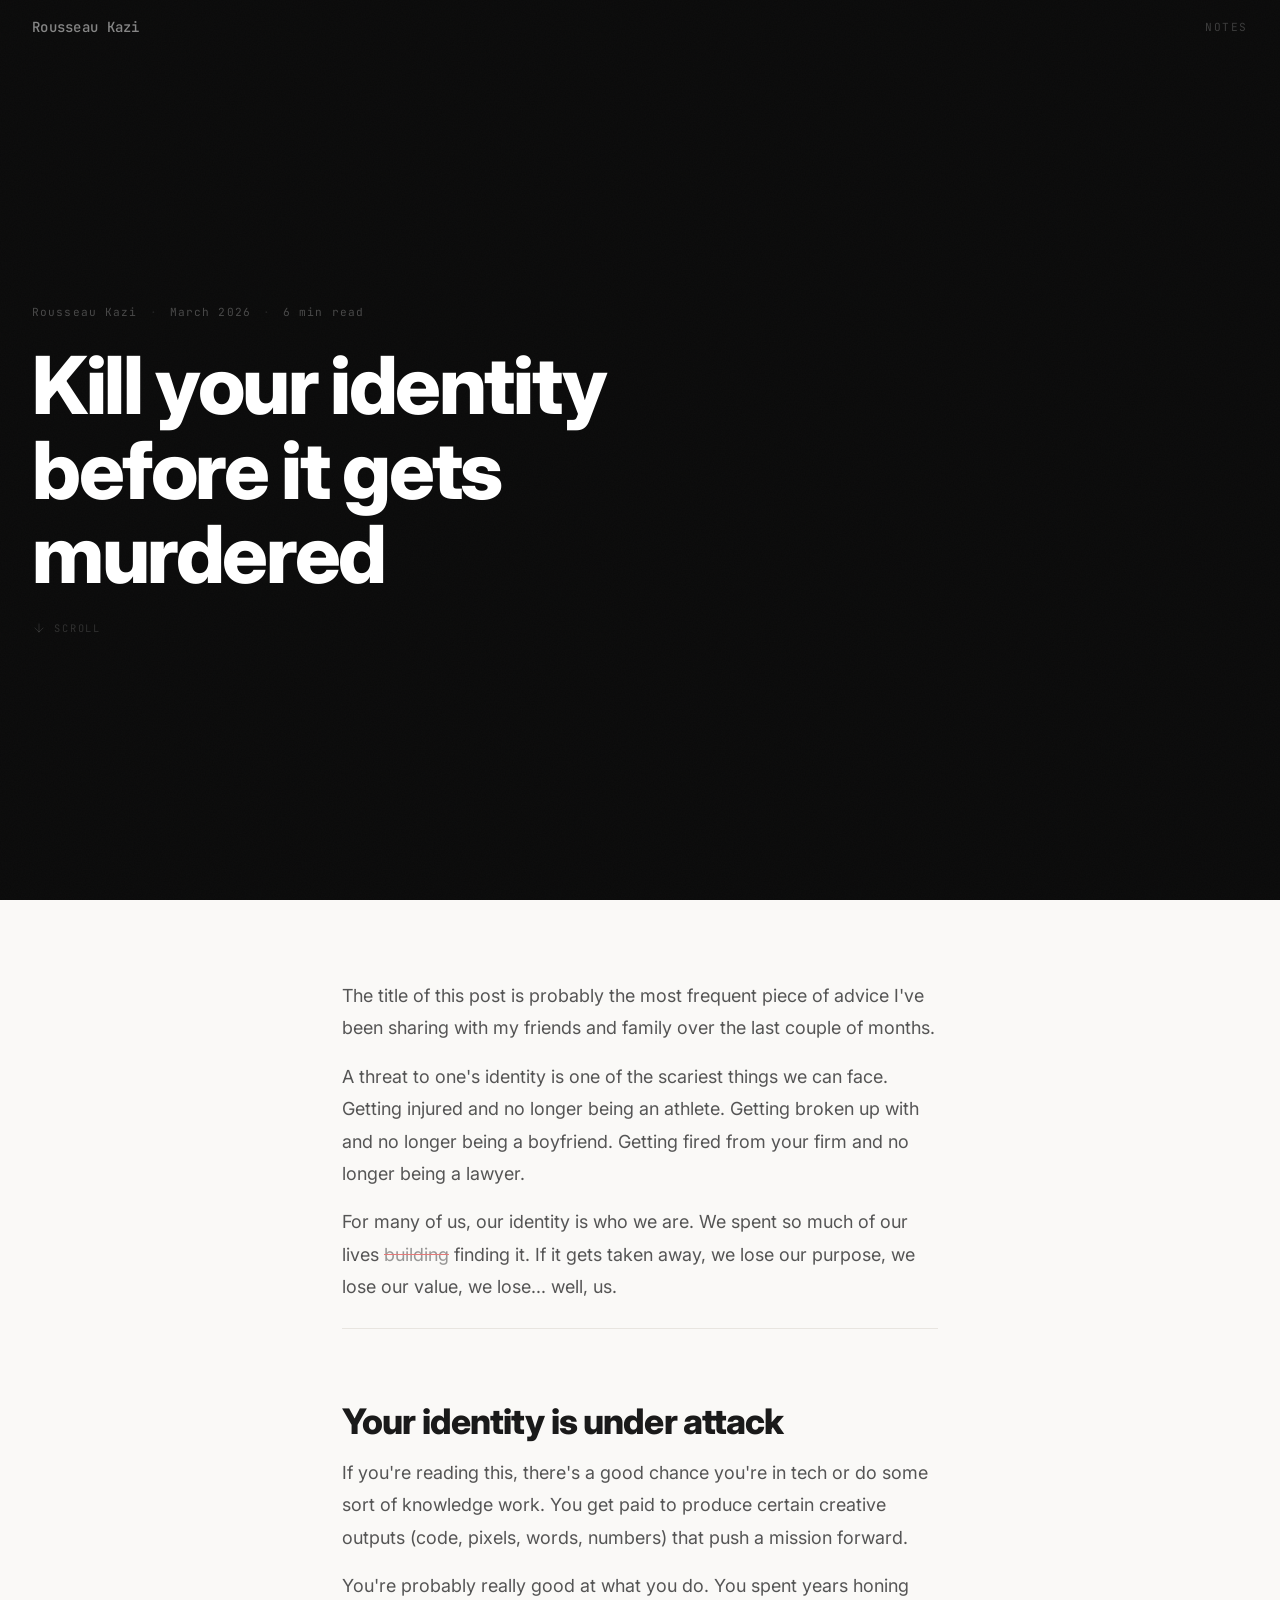
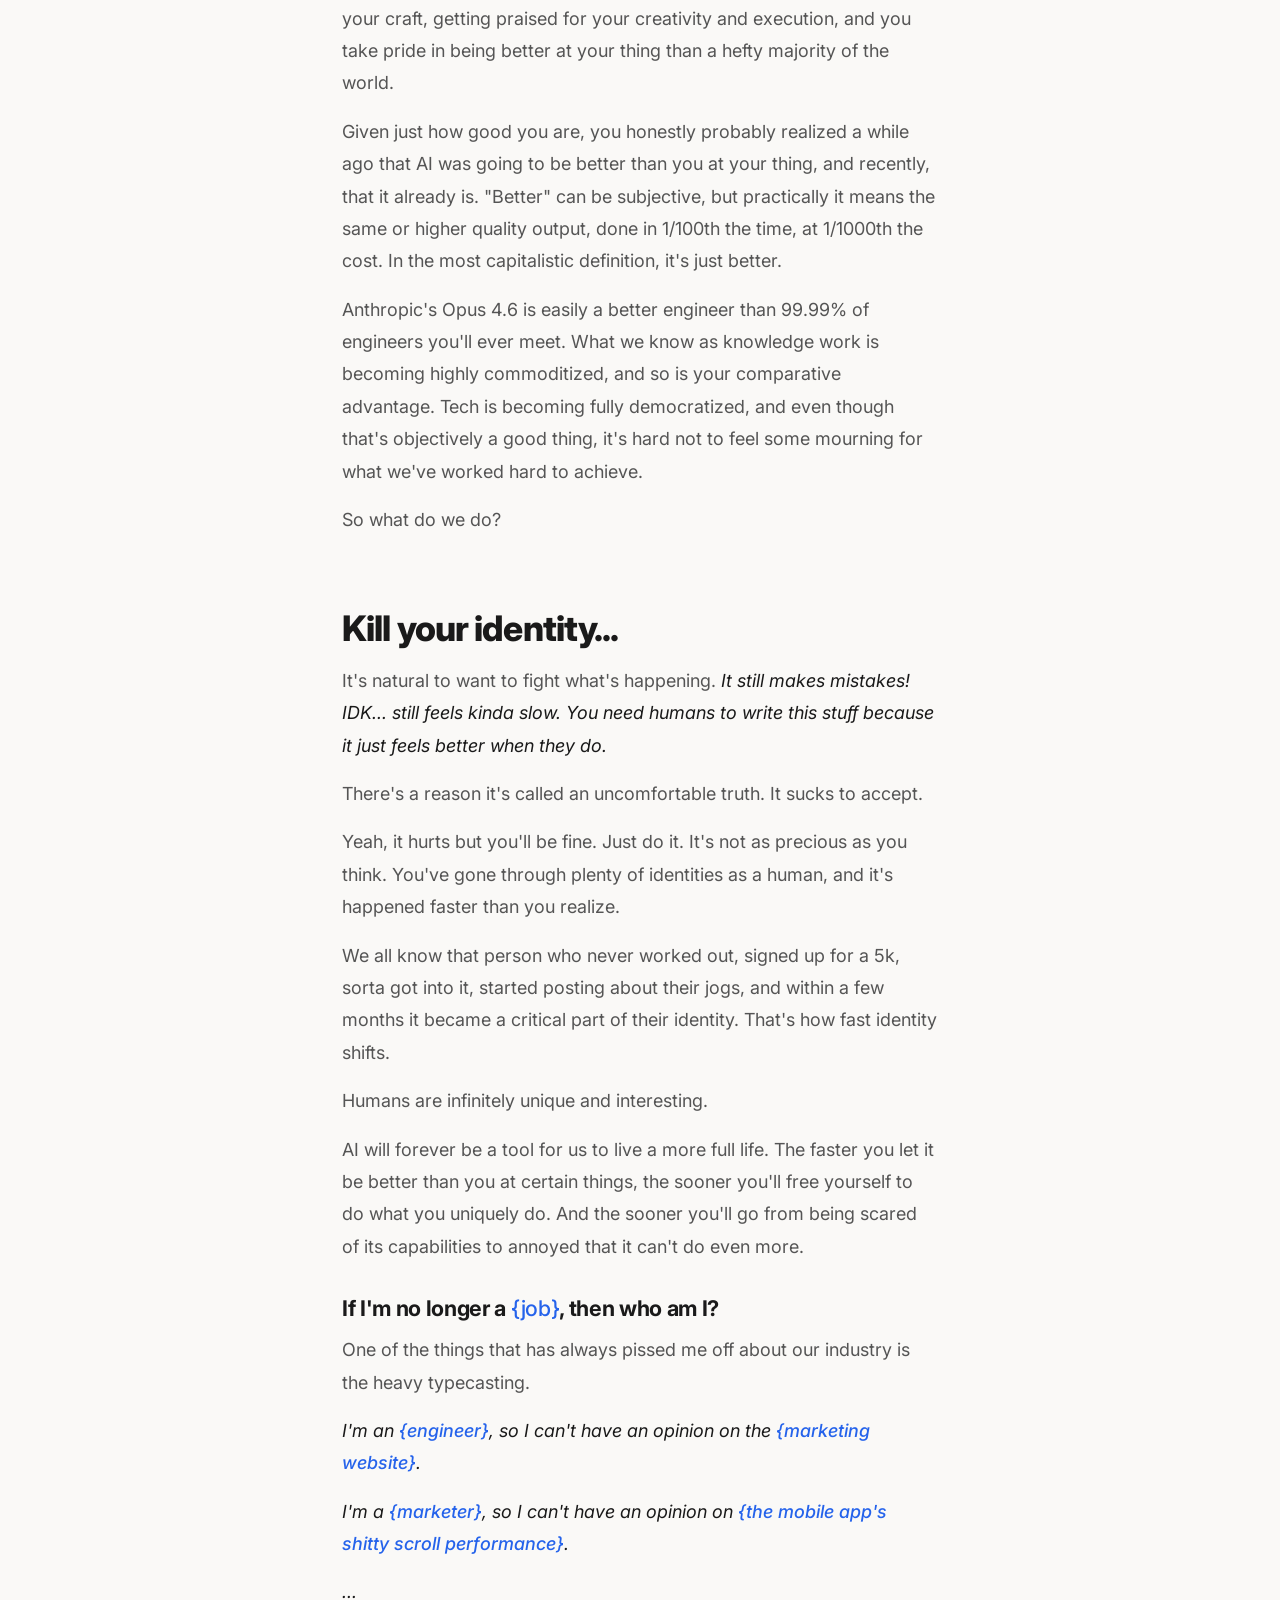
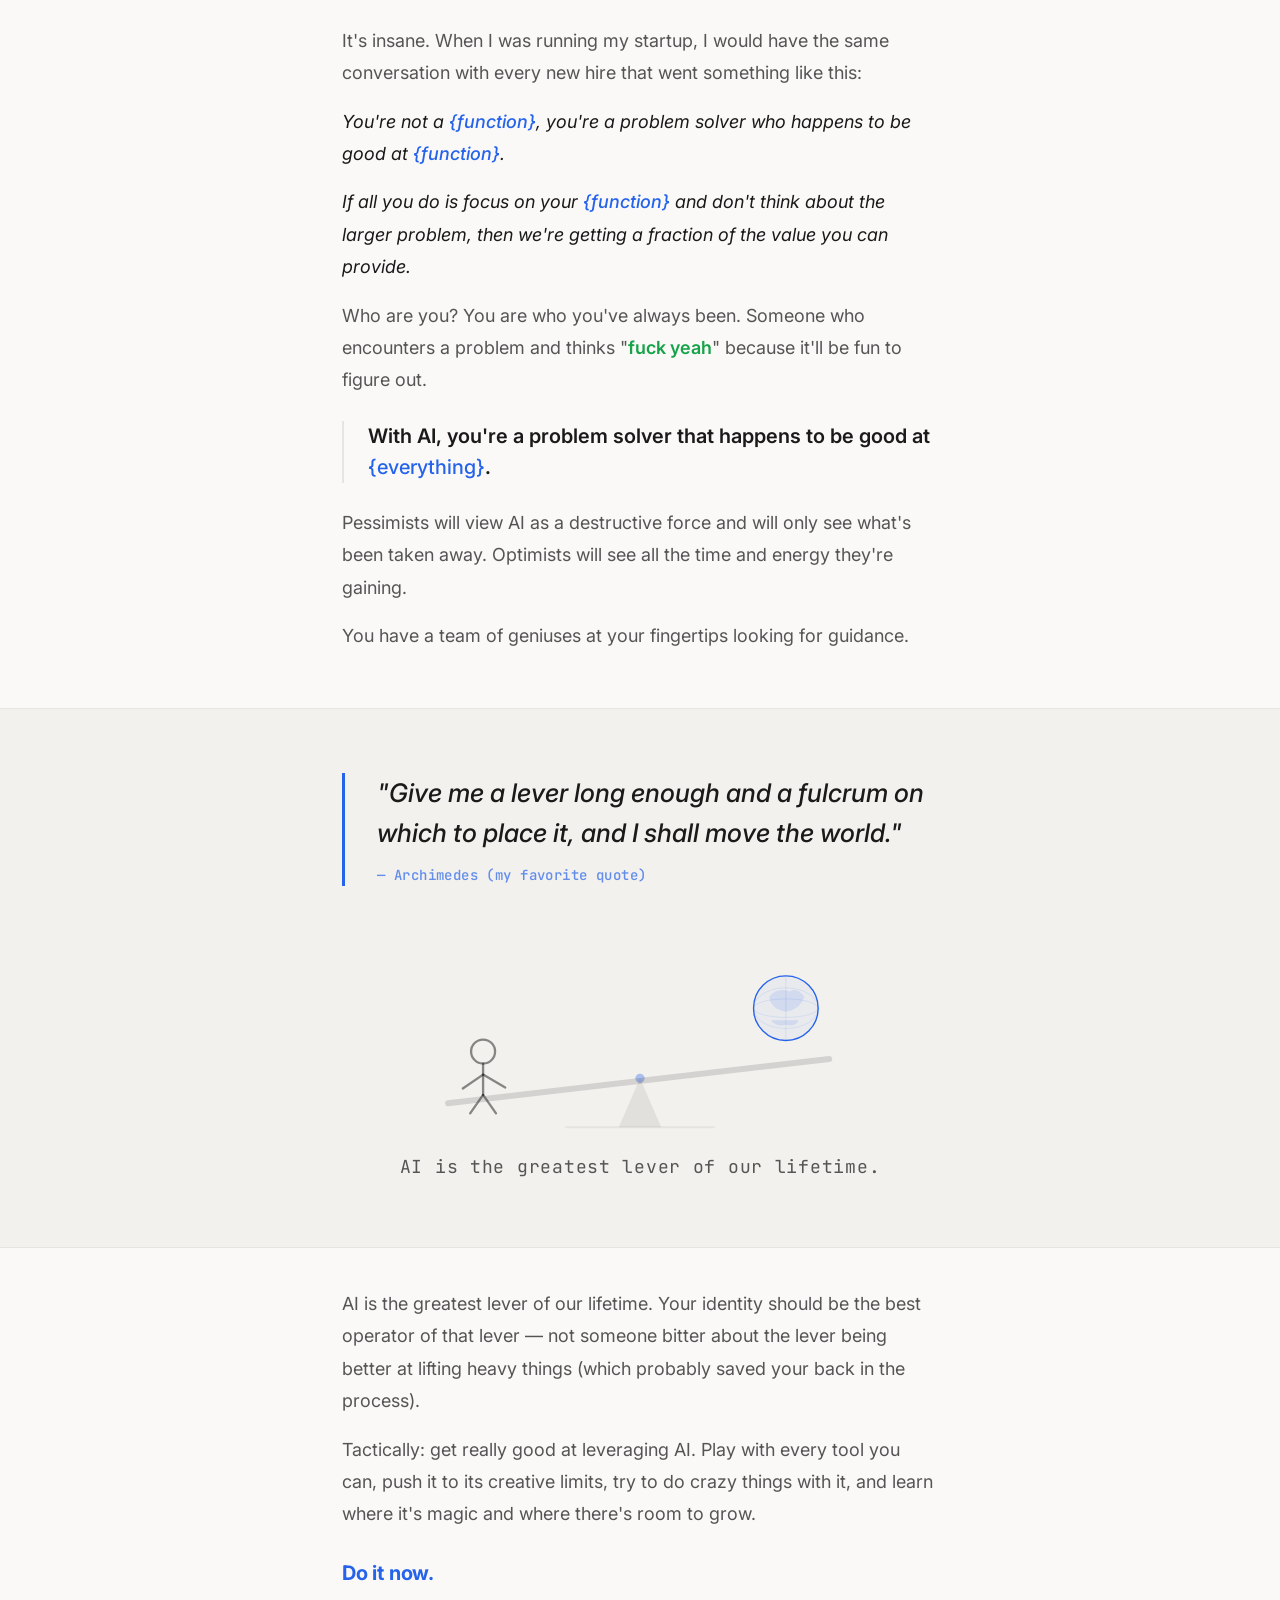
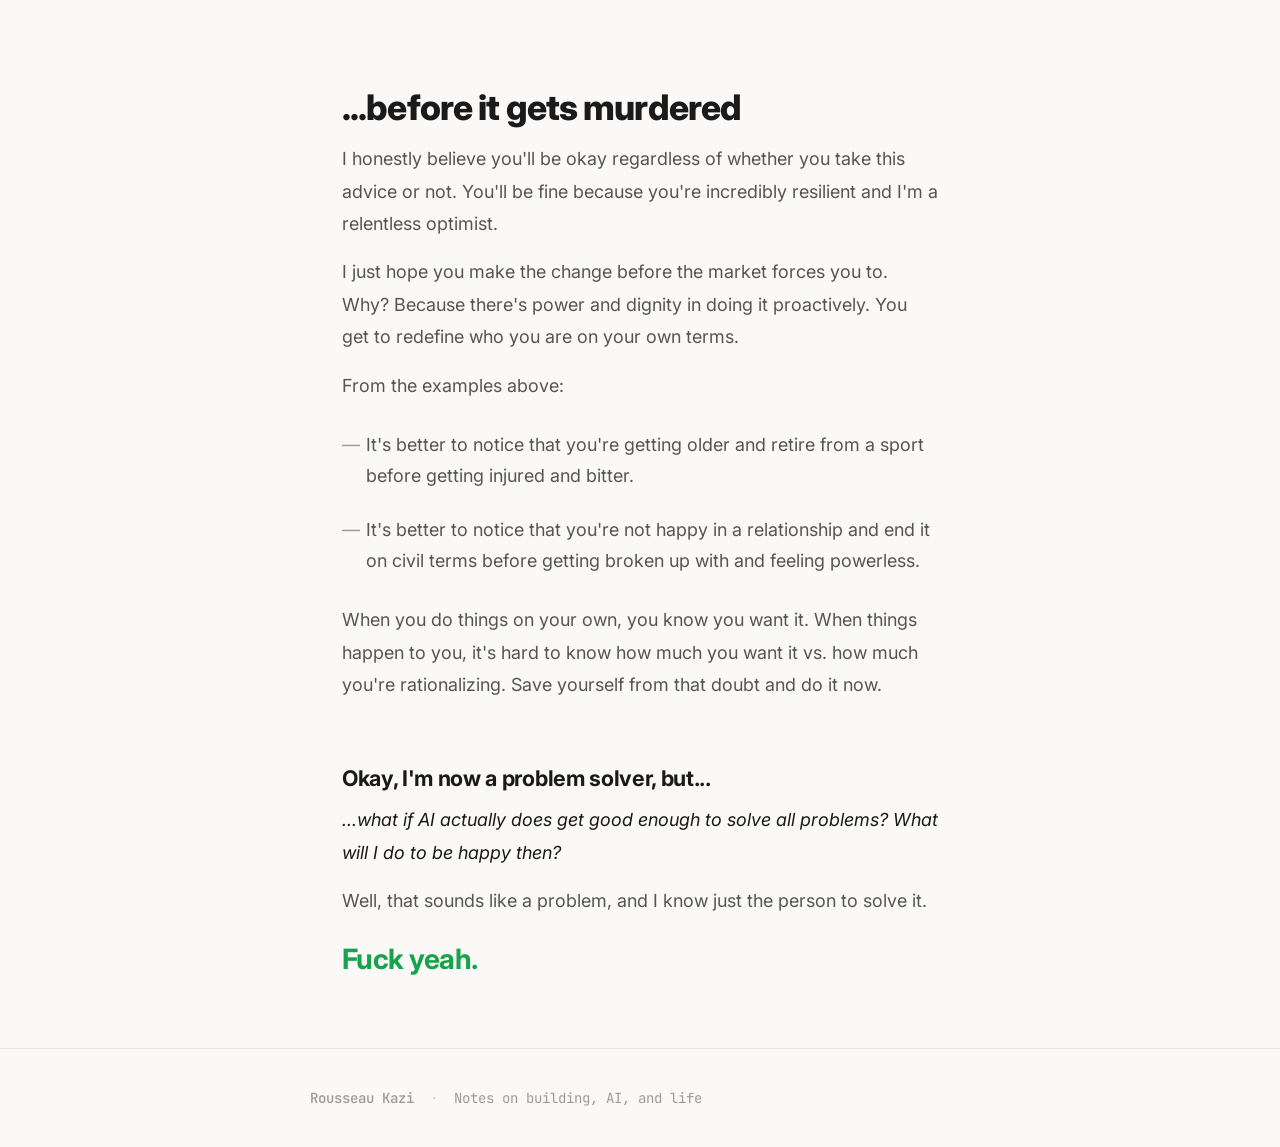
<file: kyi-v2/index.html>
<!DOCTYPE html>
<html lang="en">
<head>
  <meta charset="UTF-8" />
  <meta name="viewport" content="width=device-width, initial-scale=1.0" />
  <link rel="icon" href="data:image/svg+xml,<svg xmlns='http://www.w3.org/2000/svg' viewBox='0 0 100 100'><text y='.9em' font-size='90'>📝</text></svg>">
<title>Kill your identity before it gets murdered — Notes by Rousseau Kazi</title>
  <meta name="description" content="The market is coming for your identity. Here's why you should kill it yourself before it gets murdered." />
  <meta property="og:title" content="Kill your identity before it gets murdered" />
  <meta property="og:description" content="The market is coming for your identity. Do it yourself first." />
  <meta property="og:type" content="article" />
  <meta property="og:image" content="https://rousseaukazi.github.io/notes/kyi-v2/og.png" />
  <meta property="og:image:width" content="1200" />
  <meta property="og:image:height" content="630" />
  <meta name="twitter:card" content="summary_large_image" />
  <meta name="twitter:image" content="https://rousseaukazi.github.io/notes/kyi-v2/og.png" />
  <link rel="icon" href="data:image/svg+xml,<svg xmlns='http://www.w3.org/2000/svg' viewBox='0 0 100 100'><text y='.9em' font-size='90'>🔪</text></svg>">
  <link rel="preconnect" href="https://fonts.googleapis.com" />
  <link rel="preconnect" href="https://fonts.gstatic.com" crossorigin />
  <link href="https://fonts.googleapis.com/css2?family=Inter:ital,wght@0,400;0,500;0,600;0,700;0,800;1,400;1,600&family=JetBrains+Mono:wght@400;500;600&display=swap" rel="stylesheet" />
  <link rel="stylesheet" href="style.css" />
</head>
<body>

<!-- Reading progress bar -->
<div id="reading-progress"></div>

<!-- Nav -->
<nav class="site-nav" id="site-nav">
  <a class="nav-brand" href="/">Rousseau Kazi</a>
  <span class="nav-label">Notes</span>
</nav>

<!-- Hero -->
<header class="post-hero">
  <div class="hero-particles" aria-hidden="true"></div>
  <div class="hero-inner">
    <div class="hero-meta reveal-hero">
      <span class="hero-author">Rousseau Kazi</span>
      <span class="hero-sep">·</span>
      <span class="hero-date">March 2026</span>
      <span class="hero-sep">·</span>
      <span class="hero-read">6 min read</span>
    </div>
    <h1 class="hero-title reveal-hero delay-1">Kill your identity<br>before it gets murdered</h1>
    <div class="scroll-hint reveal-hero delay-2">
      <svg viewBox="0 0 24 24" fill="none" stroke="currentColor" stroke-width="1.5" stroke-linecap="round" stroke-linejoin="round">
        <path d="M12 5v14M5 12l7 7 7-7"/>
      </svg>
      <span>scroll</span>
    </div>
  </div>
</header>

<!-- Article -->
<article class="post-body">
  <div class="container">

    <!-- Intro -->
    <div class="post-intro">
      <p class="reveal">The title of this post is probably the most frequent piece of advice I've been sharing with my friends and family over the last couple of months.</p>
      <p class="reveal">A threat to one's identity is one of the scariest things we can face. Getting injured and no longer being an athlete. Getting broken up with and no longer being a boyfriend. Getting fired from your firm and no longer being a lawyer.</p>
      <p class="reveal">For many of us, our identity is who we are. We spent so much of our lives <del>building</del> finding it. If it gets taken away, we lose our purpose, we lose our value, we lose... well, us.</p>
    </div>

    <!-- Section 1: Under Attack -->
    <section class="post-section">
      <h2 class="post-h1 reveal">Your identity is under attack</h2>

      <p class="reveal">If you're reading this, there's a good chance you're in tech or do some sort of knowledge work. You get paid to produce certain creative outputs (code, pixels, words, numbers) that push a mission forward.</p>

      <p class="reveal">You're probably really good at what you do. You spent years honing your craft, getting praised for your creativity and execution, and you take pride in being better at your thing than a hefty majority of the world.</p>

      <p class="reveal">Given just how good you are, you honestly probably realized a while ago that AI was going to be better than you at your thing, and recently, that it already is. "Better" can be subjective, but practically it means the same or higher quality output, done in 1/100th the time, at 1/1000th the cost. In the most capitalistic definition, it's just better.</p>

      <p class="reveal">Anthropic's Opus 4.6 is easily a better engineer than 99.99% of engineers you'll ever meet. What we know as knowledge work is becoming highly commoditized, and so is your comparative advantage. Tech is becoming fully democratized, and even though that's objectively a good thing, it's hard not to feel some mourning for what we've worked hard to achieve.</p>

      <p class="reveal">So what do we do?</p>
    </section>

    <!-- Section 2: Kill your identity -->
    <section class="post-section">
      <h2 class="post-h1 reveal">Kill your identity...</h2>

      <p class="reveal">It's natural to want to fight what's happening. <em>It still makes mistakes! IDK... still feels kinda slow. You need humans to write this stuff because it just feels better when they do.</em></p>

      <p class="reveal">There's a reason it's called an uncomfortable truth. It sucks to accept.</p>

      <p class="reveal">Yeah, it hurts but you'll be fine. Just do it. It's not as precious as you think. You've gone through plenty of identities as a human, and it's happened faster than you realize.</p>

      <p class="reveal">We all know that person who never worked out, signed up for a 5k, sorta got into it, started posting about their jogs, and within a few months it became a critical part of their identity. That's how fast identity shifts.</p>

      <p class="human-callout reveal">Humans are infinitely unique and interesting.</p>

      <p class="reveal">AI will forever be a tool for us to live a more full life. The faster you let it be better than you at certain things, the sooner you'll free yourself to do what you uniquely do. And the sooner you'll go from being scared of its capabilities to annoyed that it can't do even more.</p>

      <h3 class="post-h2 reveal">If I'm no longer a <span class="placeholder">{job}</span>, then who am I?</h3>

      <p class="reveal">One of the things that has always pissed me off about our industry is the heavy typecasting.</p>

      <p class="reveal"><em>I'm an <span class="placeholder">{engineer}</span>, so I can't have an opinion on the <span class="placeholder">{marketing website}</span>.</em></p>
      <p class="reveal"><em>I'm a <span class="placeholder">{marketer}</span>, so I can't have an opinion on <span class="placeholder">{the mobile app's shitty scroll performance}</span>.</em></p>
      <p class="reveal"><em>...</em></p>

      <p class="reveal">It's insane. When I was running my startup, I would have the same conversation with every new hire that went something like this:</p>

      <p class="reveal"><em>You're not a <span class="placeholder">{function}</span>, you're a problem solver who happens to be good at <span class="placeholder">{function}</span>.</em></p>
      <p class="reveal"><em>If all you do is focus on your <span class="placeholder">{function}</span> and don't think about the larger problem, then we're getting a fraction of the value you can provide.</em></p>

      <p class="reveal">Who are you? You are who you've always been. Someone who encounters a problem and thinks "<span class="green-yeah">fuck yeah</span>" because it'll be fun to figure out.</p>

      <p class="ai-callout reveal">With AI, you're a problem solver that happens to be good at <span class="placeholder">{everything}</span>.</p>

      <p class="reveal">Pessimists will view AI as a destructive force and will only see what's been taken away. Optimists will see all the time and energy they're gaining.</p>

      <p class="reveal">You have a team of geniuses at your fingertips looking for guidance.</p>
    </section>

  </div><!-- /.container -->

  <!-- Lever / Archimedes — full bleed -->
  <section class="lever-section">
    <div class="container">
      <blockquote class="archimedes-quote reveal">
        "Give me a lever long enough and a fulcrum on which to place it, and I shall move the world."
        <cite>— Archimedes (my favorite quote)</cite>
      </blockquote>

      <div class="lever-scene-wrapper">
        <!-- SVG Lever Illustration -->
        <svg class="lever-scene" viewBox="0 0 520 230" xmlns="http://www.w3.org/2000/svg" fill="none" aria-hidden="true">
          <!-- Ground line -->
          <line class="ground-line" x1="180" y1="218" x2="340" y2="218"/>
          <!-- Fulcrum triangle -->
          <polygon class="fulcrum" points="237,218 283,218 260,165"/>
          <!-- Pivot point -->
          <circle class="pivot" cx="260" cy="165" r="5"/>
          <!-- Beam: left end lower (person), right end higher (earth) -->
          <line class="beam" x1="52" y1="192" x2="465" y2="144"/>

          <!-- Person: standing on left end, pressing lever down -->
          <g class="person-group">
            <circle class="stick-head" cx="90" cy="123" r="13"/>
            <line class="stick-body" x1="90" y1="136" x2="90" y2="170"/>
            <!-- Arms: pressing forward/down -->
            <line class="stick-body" x1="90" y1="148" x2="68" y2="163"/>
            <line class="stick-body" x1="90" y1="148" x2="114" y2="162"/>
            <!-- Legs -->
            <line class="stick-body" x1="90" y1="170" x2="76" y2="190"/>
            <line class="stick-body" x1="90" y1="170" x2="104" y2="190"/>
          </g>

          <!-- Earth: being lifted on right end -->
          <g class="earth-group">
            <!-- Globe outer -->
            <circle class="earth-outer" cx="418" cy="109" r="35"/>
            <!-- Latitude lines -->
            <ellipse class="earth-grid" cx="418" cy="109" rx="35" ry="10"/>
            <ellipse class="earth-grid" cx="418" cy="109" rx="35" ry="22"/>
            <!-- Longitude line -->
            <line class="earth-grid" x1="418" y1="74" x2="418" y2="144"/>
            <!-- Continent blob (simplified) -->
            <path class="earth-land" d="M400,97 Q408,86 422,91 Q431,86 438,97 Q434,110 418,113 Q402,110 400,97Z"/>
            <path class="earth-land" d="M402,122 Q408,130 418,127 Q428,130 432,122" stroke="none"/>
          </g>
        </svg>
        <p class="lever-caption">AI is the greatest lever of our lifetime.</p>
      </div>
    </div>
  </section>

  <div class="container">
    <!-- Post-lever continuation -->
    <section class="post-section">
      <p class="reveal">AI is the greatest lever of our lifetime. Your identity should be the best operator of that lever — not someone bitter about the lever being better at lifting heavy things (which probably saved your back in the process).</p>

      <p class="reveal">Tactically: get really good at leveraging AI. Play with every tool you can, push it to its creative limits, try to do crazy things with it, and learn where it's magic and where there's room to grow.</p>

      <p class="callout-cta reveal">Do it now.</p>
    </section>

    <!-- Section: Before it gets murdered -->
    <section class="post-section">
      <h2 class="post-h1 reveal">...before it gets murdered</h2>

      <p class="reveal">I honestly believe you'll be okay regardless of whether you take this advice or not. You'll be fine because you're incredibly resilient and I'm a relentless optimist.</p>

      <p class="reveal">I just hope you make the change before the market forces you to. Why? Because there's power and dignity in doing it proactively. You get to redefine who you are on your own terms.</p>

      <p class="reveal">From the examples above:</p>

      <ul class="post-list reveal">
        <li>It's better to notice that you're getting older and retire from a sport before getting injured and bitter.</li>
        <li>It's better to notice that you're not happy in a relationship and end it on civil terms before getting broken up with and feeling powerless.</li>
      </ul>

      <p class="reveal">When you do things on your own, you know you want it. When things happen to you, it's hard to know how much you want it vs. how much you're rationalizing. Save yourself from that doubt and do it now.</p>
    </section>

    <!-- Closing -->
    <section class="post-section post-closing">
      <h2 class="post-h2 reveal">Okay, I'm now a problem solver, but...</h2>

      <p class="reveal"><em>...what if AI actually does get good enough to solve all problems? What will I do to be happy then?</em></p>

      <p class="reveal">Well, that sounds like a problem, and I know just the person to solve it.</p>

      <p class="post-final reveal">Fuck yeah.</p>
    </section>

  </div><!-- /.container -->
</article>

<!-- Footer -->
<footer class="site-footer">
  <div class="footer-inner">
    <span class="footer-name">Rousseau Kazi</span>
    <span class="footer-sep">·</span>
    <span class="footer-tag">Notes on building, AI, and life</span>
  </div>
</footer>

<script src="main.js"></script>
<script>
  // Reading progress
  const progressBar = document.getElementById('reading-progress');
  window.addEventListener('scroll', () => {
    const h = document.documentElement.scrollHeight - document.documentElement.clientHeight;
    progressBar.style.width = Math.min(100, document.documentElement.scrollTop / h * 100) + '%';
  }, { passive: true });

  // Nav: goes light after scrolling past hero
  const heroEl = document.querySelector('.post-hero');
  const navEl = document.getElementById('site-nav');
  window.addEventListener('scroll', () => {
    const past = window.scrollY > (heroEl ? heroEl.offsetHeight * 0.8 : 400);
    navEl.classList.toggle('scrolled', past);
  }, { passive: true });

  // Hero reveals on load (staggered)
  document.addEventListener('DOMContentLoaded', () => {
    const heroEls = document.querySelectorAll('.reveal-hero');
    heroEls.forEach((el, i) => {
      setTimeout(() => el.classList.add('visible'), 150 + i * 280);
    });
  });
</script>
</body>
</html>
</file>
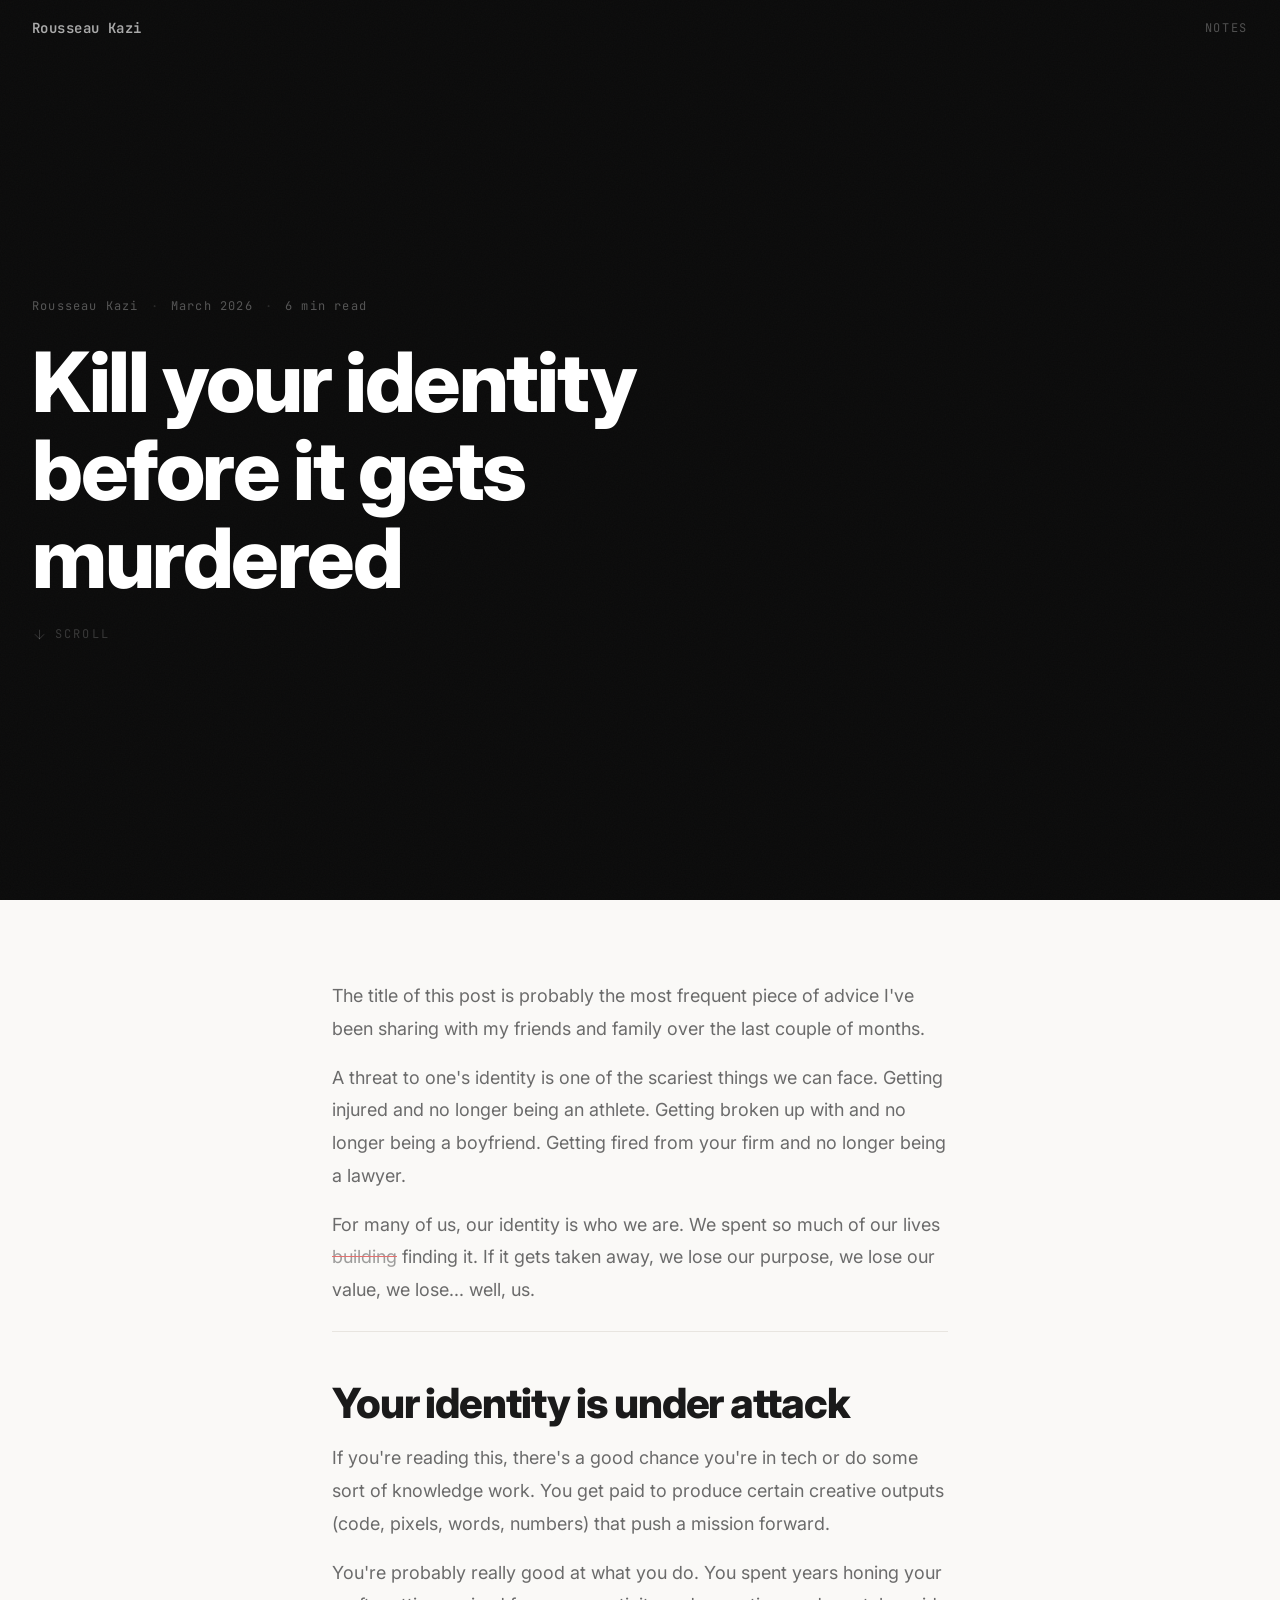
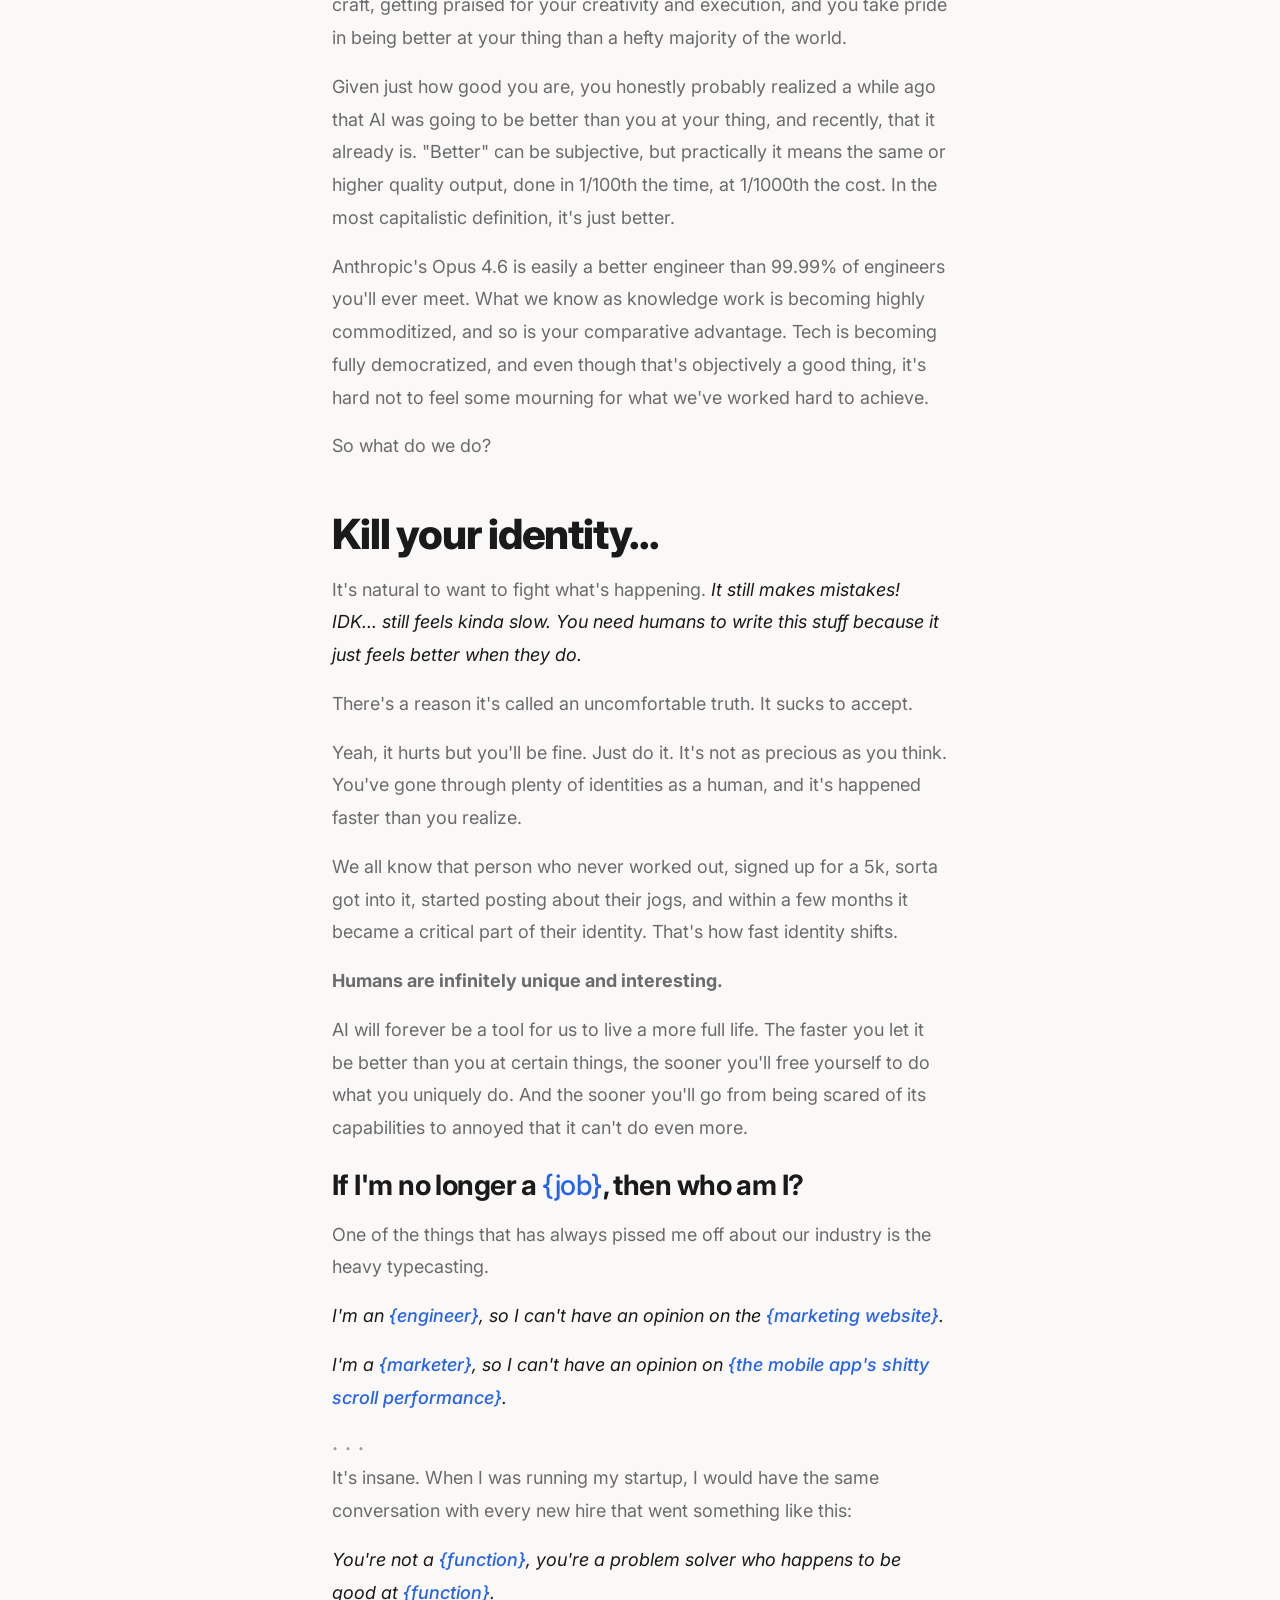
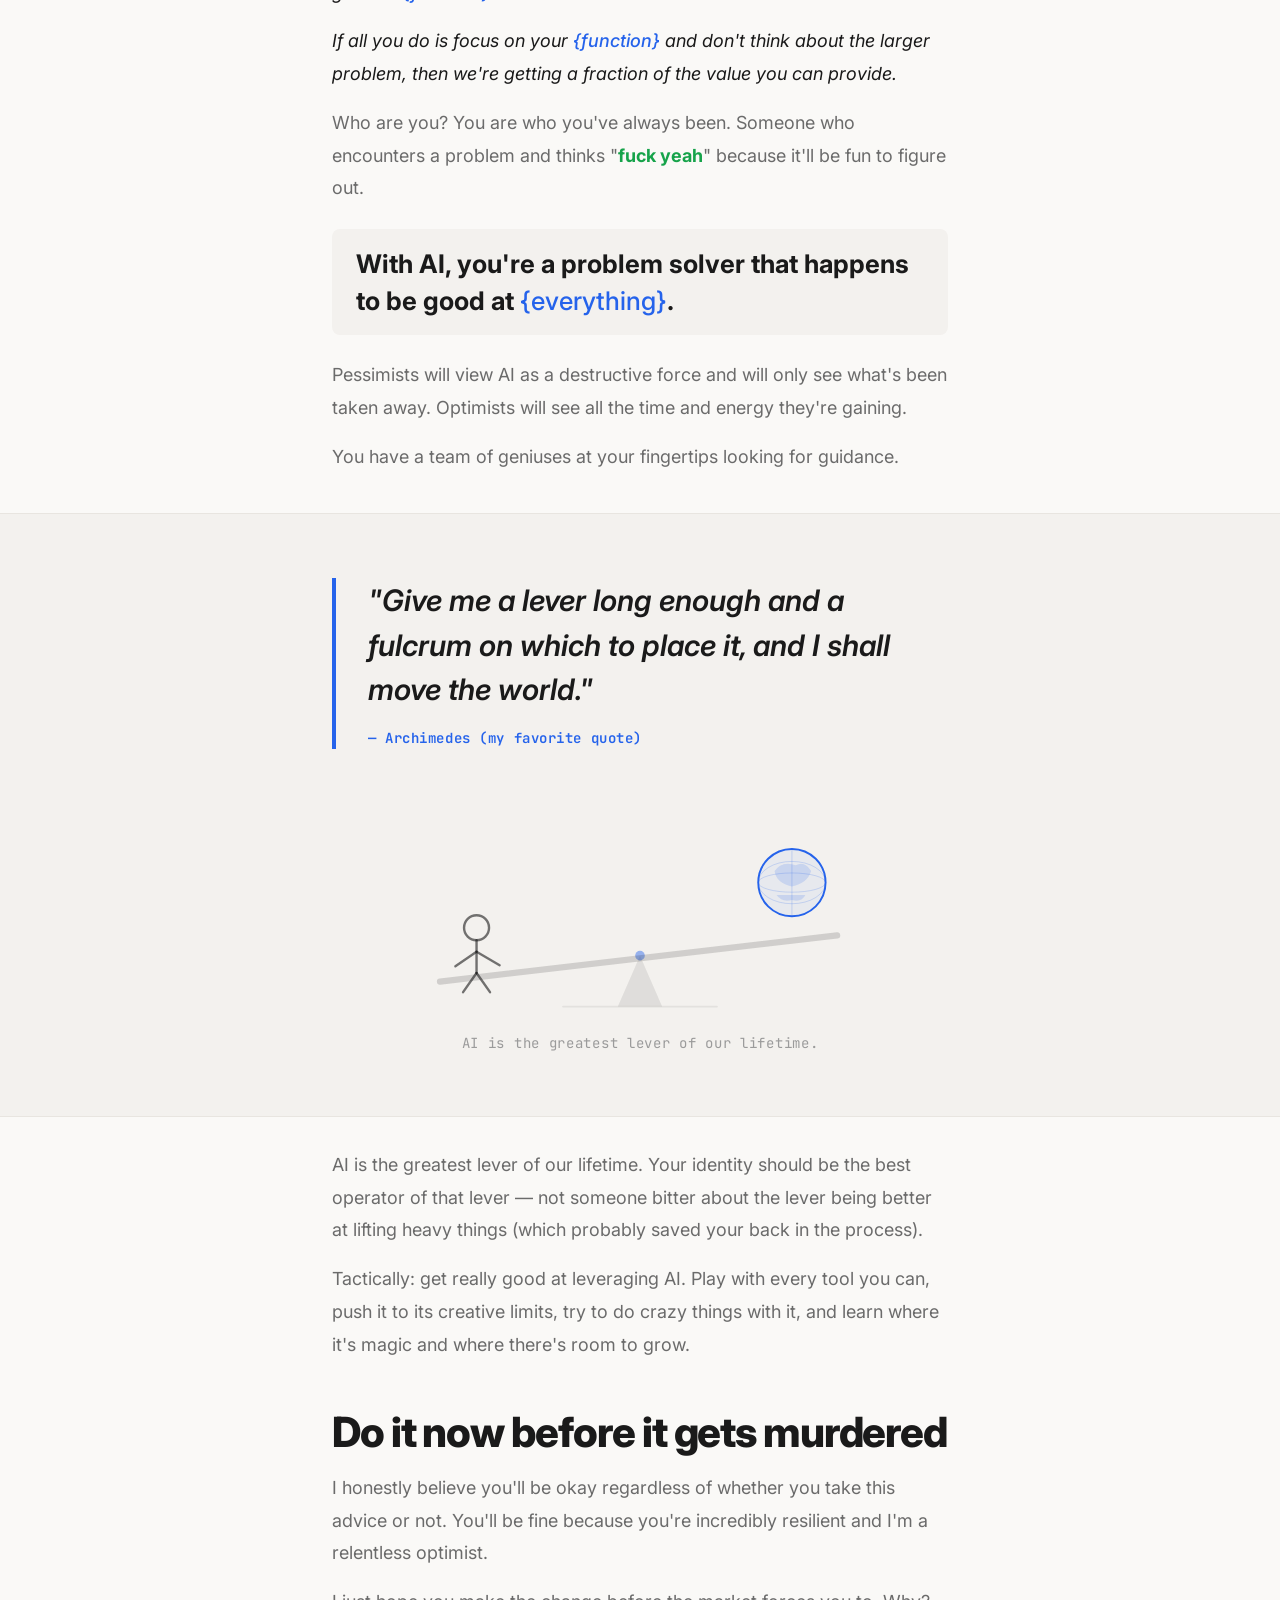
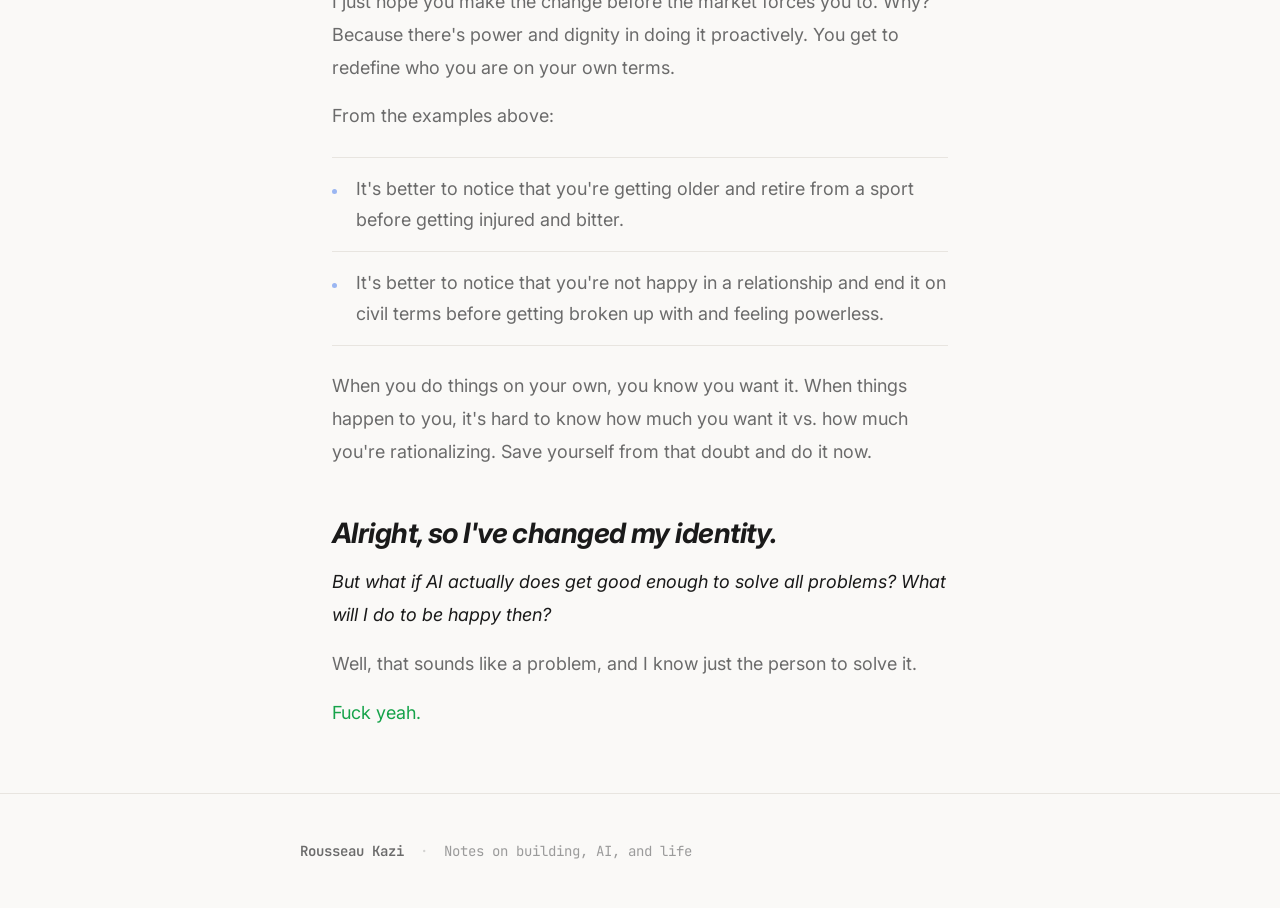
<file: kyi/index.html>
<!DOCTYPE html>
<html lang="en">
<head>
  <meta charset="UTF-8" />
  <meta name="viewport" content="width=device-width, initial-scale=1.0" />
  <link rel="icon" href="data:image/svg+xml,<svg xmlns='http://www.w3.org/2000/svg' viewBox='0 0 100 100'><text y='.9em' font-size='90'>📝</text></svg>">
<title>Kill your identity before it gets murdered — Notes by Rousseau Kazi</title>
  <meta name="description" content="The market is coming for your identity. Here's why you should kill it yourself before it gets murdered." />
  <meta property="og:title" content="Kill your identity before it gets murdered" />
  <meta property="og:description" content="The market is coming for your identity. Do it yourself first." />
  <meta property="og:type" content="article" />
  <meta property="og:image" content="https://rousseaukazi.github.io/notes/kyi/og.png" />
  <meta property="og:image:width" content="1200" />
  <meta property="og:image:height" content="630" />
  <meta name="twitter:card" content="summary_large_image" />
  <meta name="twitter:image" content="https://rousseaukazi.github.io/notes/kyi/og.png" />
  <link rel="icon" href="data:image/svg+xml,<svg xmlns='http://www.w3.org/2000/svg' viewBox='0 0 100 100'><text y='.9em' font-size='90'>🔪</text></svg>">
  <link rel="preconnect" href="https://fonts.googleapis.com" />
  <link rel="preconnect" href="https://fonts.gstatic.com" crossorigin />
  <link href="https://fonts.googleapis.com/css2?family=Inter:ital,wght@0,400;0,500;0,600;0,700;0,800;1,400;1,600&family=JetBrains+Mono:wght@400;500;600&display=swap" rel="stylesheet" />
  <link rel="stylesheet" href="style.css" />
</head>
<body>

<!-- Reading progress bar -->
<div id="reading-progress"></div>

<!-- Nav -->
<nav class="site-nav" id="site-nav">
  <a class="nav-brand" href="/">Rousseau Kazi</a>
  <span class="nav-label">Notes</span>
</nav>

<!-- Hero -->
<header class="post-hero">
  <div class="hero-particles" aria-hidden="true"></div>
  <div class="hero-inner">
    <div class="hero-meta reveal-hero">
      <span class="hero-author">Rousseau Kazi</span>
      <span class="hero-sep">·</span>
      <span class="hero-date">March 2026</span>
      <span class="hero-sep">·</span>
      <span class="hero-read">6 min read</span>
    </div>
    <h1 class="hero-title reveal-hero delay-1">Kill your identity<br>before it gets murdered</h1>
    <div class="scroll-hint reveal-hero delay-2">
      <svg viewBox="0 0 24 24" fill="none" stroke="currentColor" stroke-width="1.5" stroke-linecap="round" stroke-linejoin="round">
        <path d="M12 5v14M5 12l7 7 7-7"/>
      </svg>
      <span>scroll</span>
    </div>
  </div>
</header>

<!-- Article -->
<article class="post-body">
  <div class="container">

    <!-- Intro -->
    <div class="post-intro">
      <p class="reveal">The title of this post is probably the most frequent piece of advice I've been sharing with my friends and family over the last couple of months.</p>
      <p class="reveal">A threat to one's identity is one of the scariest things we can face. Getting injured and no longer being an athlete. Getting broken up with and no longer being a boyfriend. Getting fired from your firm and no longer being a lawyer.</p>
      <p class="reveal">For many of us, our identity is who we are. We spent so much of our lives <del>building</del> finding it. If it gets taken away, we lose our purpose, we lose our value, we lose... well, us.</p>
    </div>

    <!-- Section 1: Under Attack -->
    <section class="post-section">
      <h2 class="post-h1 reveal">Your identity is under attack</h2>

      <p class="reveal">If you're reading this, there's a good chance you're in tech or do some sort of knowledge work. You get paid to produce certain creative outputs (code, pixels, words, numbers) that push a mission forward.</p>

      <p class="reveal">You're probably really good at what you do. You spent years honing your craft, getting praised for your creativity and execution, and you take pride in being better at your thing than a hefty majority of the world.</p>

      <p class="reveal">Given just how good you are, you honestly probably realized a while ago that AI was going to be better than you at your thing, and recently, that it already is. "Better" can be subjective, but practically it means the same or higher quality output, done in 1/100th the time, at 1/1000th the cost. In the most capitalistic definition, it's just better.</p>

      <p class="reveal">Anthropic's Opus 4.6 is easily a better engineer than 99.99% of engineers you'll ever meet. What we know as knowledge work is becoming highly commoditized, and so is your comparative advantage. Tech is becoming fully democratized, and even though that's objectively a good thing, it's hard not to feel some mourning for what we've worked hard to achieve.</p>

      <p class="reveal">So what do we do?</p>
    </section>

    <!-- Section 2: Kill your identity -->
    <section class="post-section">
      <h2 class="post-h1 reveal">Kill your identity...</h2>

      <p class="reveal">It's natural to want to fight what's happening. <em>It still makes mistakes! IDK... still feels kinda slow. You need humans to write this stuff because it just feels better when they do.</em></p>

      <p class="reveal">There's a reason it's called an uncomfortable truth. It sucks to accept.</p>

      <p class="reveal">Yeah, it hurts but you'll be fine. Just do it. It's not as precious as you think. You've gone through plenty of identities as a human, and it's happened faster than you realize.</p>

      <p class="reveal">We all know that person who never worked out, signed up for a 5k, sorta got into it, started posting about their jogs, and within a few months it became a critical part of their identity. That's how fast identity shifts.</p>

      <p class="human-callout reveal">Humans are infinitely unique and interesting.</p>

      <p class="reveal">AI will forever be a tool for us to live a more full life. The faster you let it be better than you at certain things, the sooner you'll free yourself to do what you uniquely do. And the sooner you'll go from being scared of its capabilities to annoyed that it can't do even more.</p>

      <h3 class="post-h2 reveal">If I'm no longer a <span class="placeholder">{job}</span>, then who am I?</h3>

      <p class="reveal">One of the things that has always pissed me off about our industry is the heavy typecasting.</p>

      <p class="reveal"><em>I'm an <span class="placeholder">{engineer}</span>, so I can't have an opinion on the <span class="placeholder">{marketing website}</span>.</em></p>
      <p class="reveal"><em>I'm a <span class="placeholder">{marketer}</span>, so I can't have an opinion on <span class="placeholder">{the mobile app's shitty scroll performance}</span>.</em></p>
      <p class="reveal typecast-dots">...</p>

      <p class="reveal">It's insane. When I was running my startup, I would have the same conversation with every new hire that went something like this:</p>

      <p class="reveal"><em>You're not a <span class="placeholder">{function}</span>, you're a problem solver who happens to be good at <span class="placeholder">{function}</span>.</em></p>
      <p class="reveal"><em>If all you do is focus on your <span class="placeholder">{function}</span> and don't think about the larger problem, then we're getting a fraction of the value you can provide.</em></p>

      <p class="reveal">Who are you? You are who you've always been. Someone who encounters a problem and thinks "<span class="green-yeah">fuck yeah</span>" because it'll be fun to figure out.</p>

      <p class="ai-callout reveal">With AI, you're a problem solver that happens to be good at <span class="placeholder">{everything}</span>.</p>

      <p class="reveal">Pessimists will view AI as a destructive force and will only see what's been taken away. Optimists will see all the time and energy they're gaining.</p>

      <p class="reveal">You have a team of geniuses at your fingertips looking for guidance.</p>
    </section>

  </div><!-- /.container -->

  <!-- Lever / Archimedes — full bleed -->
  <section class="lever-section">
    <div class="container">
      <blockquote class="archimedes-quote reveal">
        "Give me a lever long enough and a fulcrum on which to place it, and I shall move the world."
        <cite>— Archimedes (my favorite quote)</cite>
      </blockquote>

      <div class="lever-scene-wrapper">
        <!-- SVG Lever Illustration -->
        <svg class="lever-scene" viewBox="0 0 520 230" xmlns="http://www.w3.org/2000/svg" fill="none" aria-hidden="true">
          <!-- Ground line -->
          <line class="ground-line" x1="180" y1="218" x2="340" y2="218"/>
          <!-- Fulcrum triangle -->
          <polygon class="fulcrum" points="237,218 283,218 260,165"/>
          <!-- Pivot point -->
          <circle class="pivot" cx="260" cy="165" r="5"/>
          <!-- Beam: left end lower (person), right end higher (earth) -->
          <line class="beam" x1="52" y1="192" x2="465" y2="144"/>

          <!-- Person: standing on left end, pressing lever down -->
          <g class="person-group">
            <circle class="stick-head" cx="90" cy="123" r="13"/>
            <line class="stick-body" x1="90" y1="136" x2="90" y2="170"/>
            <!-- Arms: pressing forward/down -->
            <line class="stick-body" x1="90" y1="148" x2="68" y2="163"/>
            <line class="stick-body" x1="90" y1="148" x2="114" y2="162"/>
            <!-- Legs -->
            <line class="stick-body" x1="90" y1="170" x2="76" y2="190"/>
            <line class="stick-body" x1="90" y1="170" x2="104" y2="190"/>
          </g>

          <!-- Earth: being lifted on right end -->
          <g class="earth-group">
            <!-- Globe outer -->
            <circle class="earth-outer" cx="418" cy="109" r="35"/>
            <!-- Latitude lines -->
            <ellipse class="earth-grid" cx="418" cy="109" rx="35" ry="10"/>
            <ellipse class="earth-grid" cx="418" cy="109" rx="35" ry="22"/>
            <!-- Longitude line -->
            <line class="earth-grid" x1="418" y1="74" x2="418" y2="144"/>
            <!-- Continent blob (simplified) -->
            <path class="earth-land" d="M400,97 Q408,86 422,91 Q431,86 438,97 Q434,110 418,113 Q402,110 400,97Z"/>
            <path class="earth-land" d="M402,122 Q408,130 418,127 Q428,130 432,122" stroke="none"/>
          </g>
        </svg>
        <p class="lever-caption">AI is the greatest lever of our lifetime.</p>
      </div>
    </div>
  </section>

  <div class="container">
    <!-- Post-lever continuation -->
    <section class="post-section">
      <p class="reveal">AI is the greatest lever of our lifetime. Your identity should be the best operator of that lever — not someone bitter about the lever being better at lifting heavy things (which probably saved your back in the process).</p>

      <p class="reveal">Tactically: get really good at leveraging AI. Play with every tool you can, push it to its creative limits, try to do crazy things with it, and learn where it's magic and where there's room to grow.</p>

    </section>

    <!-- Section: Before it gets murdered -->
    <section class="post-section">
      <h2 class="post-h1 reveal">Do it now before it gets murdered</h2>

      <p class="reveal">I honestly believe you'll be okay regardless of whether you take this advice or not. You'll be fine because you're incredibly resilient and I'm a relentless optimist.</p>

      <p class="reveal">I just hope you make the change before the market forces you to. Why? Because there's power and dignity in doing it proactively. You get to redefine who you are on your own terms.</p>

      <p class="reveal">From the examples above:</p>

      <ul class="post-list reveal">
        <li>It's better to notice that you're getting older and retire from a sport before getting injured and bitter.</li>
        <li>It's better to notice that you're not happy in a relationship and end it on civil terms before getting broken up with and feeling powerless.</li>
      </ul>

      <p class="reveal">When you do things on your own, you know you want it. When things happen to you, it's hard to know how much you want it vs. how much you're rationalizing. Save yourself from that doubt and do it now.</p>
    </section>

    <!-- Closing -->
    <section class="post-section post-closing">
      <h2 class="post-h2 reveal"><em>Alright, so I've changed my identity.</em></h2>

      <p class="reveal"><em>But what if AI actually does get good enough to solve all problems? What will I do to be happy then?</em></p>

      <p class="reveal">Well, that sounds like a problem, and I know just the person to solve it.</p>

      <p class="reveal"><span class="green-yeah-normal">Fuck yeah.</span></p>
    </section>

  </div><!-- /.container -->
</article>

<!-- Footer -->
<footer class="site-footer">
  <div class="footer-inner">
    <span class="footer-name">Rousseau Kazi</span>
    <span class="footer-sep">·</span>
    <span class="footer-tag">Notes on building, AI, and life</span>
  </div>
</footer>

<script src="main.js"></script>
<script>
  // Reading progress
  const progressBar = document.getElementById('reading-progress');
  window.addEventListener('scroll', () => {
    const h = document.documentElement.scrollHeight - document.documentElement.clientHeight;
    progressBar.style.width = Math.min(100, document.documentElement.scrollTop / h * 100) + '%';
  }, { passive: true });

  // Nav: goes light after scrolling past hero
  const heroEl = document.querySelector('.post-hero');
  const navEl = document.getElementById('site-nav');
  window.addEventListener('scroll', () => {
    const past = window.scrollY > (heroEl ? heroEl.offsetHeight * 0.8 : 400);
    navEl.classList.toggle('scrolled', past);
  }, { passive: true });

  // Hero reveals on load (staggered)
  document.addEventListener('DOMContentLoaded', () => {
    const heroEls = document.querySelectorAll('.reveal-hero');
    heroEls.forEach((el, i) => {
      setTimeout(() => el.classList.add('visible'), 150 + i * 280);
    });
  });
</script>
</body>
</html>
</file>
<file: kyi-v2/style.css>
/* ========================================
   DESIGN TOKENS
   ======================================== */

:root {
  --bg-primary: #FAF9F7;
  --bg-secondary: #F3F1EE;
  --bg-card-border: #E8E5E0;
  --text-primary: #1A1A1A;
  --text-secondary: #555555;
  --text-tertiary: #9B9B9B;
  --accent-green: #16A34A;
  --accent-blue: #2563EB;
  --accent-red: #DC2626;
  --font-display: 'Inter', system-ui, -apple-system, sans-serif;
  --font-mono: 'JetBrains Mono', 'SF Mono', 'Fira Code', monospace;
  --text-sm: 0.875rem;
  --text-base: 1rem;
  --text-lg: 1.125rem;
  --text-xl: 1.25rem;
  --text-2xl: 1.5rem;
  --sp1: 0.25rem;
  --sp2: 0.5rem;
  --sp3: 0.75rem;
  --sp4: 1rem;
  --sp5: 1.25rem;
  --sp6: 1.5rem;
  --sp8: 2rem;
  --sp10: 2.5rem;
  --sp12: 3rem;
  --sp16: 4rem;
  --sp20: 5rem;
  --sp24: 6rem;
  --max-width: 660px;
  --radius: 6px;
}

/* ========================================
   RESET
   ======================================== */

*, *::before, *::after { margin: 0; padding: 0; box-sizing: border-box; }
html { scroll-behavior: smooth; -webkit-font-smoothing: antialiased; }
body {
  font-family: var(--font-display);
  background: var(--bg-primary);
  color: var(--text-primary);
  overflow-x: hidden;
}
img, svg { display: block; max-width: 100%; }
a { color: var(--accent-blue); text-decoration: none; }
a:hover { text-decoration: underline; }

/* ========================================
   LAYOUT
   ======================================== */

.container {
  max-width: var(--max-width);
  margin: 0 auto;
  padding: 0 var(--sp8);
}

/* ========================================
   READING PROGRESS BAR
   ======================================== */

#reading-progress {
  position: fixed;
  top: 0; left: 0;
  height: 2px;
  background: var(--text-tertiary);
  width: 0%;
  z-index: 200;
  transition: width 0.08s linear;
}

/* ========================================
   NAV
   ======================================== */

.site-nav {
  position: fixed;
  top: 2px; left: 0; right: 0;
  z-index: 100;
  padding: var(--sp4) var(--sp8);
  display: flex;
  align-items: center;
  justify-content: space-between;
  transition: background 0.35s, border-color 0.35s;
}

.site-nav.scrolled {
  background: rgba(250, 249, 247, 0.94);
  backdrop-filter: blur(16px);
  -webkit-backdrop-filter: blur(16px);
  border-bottom: 1px solid var(--bg-card-border);
}

.nav-brand {
  font-family: var(--font-mono);
  font-size: var(--text-sm);
  font-weight: 500;
  color: rgba(255, 255, 255, 0.5);
  transition: color 0.35s;
  text-decoration: none;
  letter-spacing: 0.02em;
}
.site-nav.scrolled .nav-brand { color: var(--text-tertiary); }

.nav-label {
  font-family: var(--font-mono);
  font-size: 0.7rem;
  letter-spacing: 0.14em;
  text-transform: uppercase;
  color: rgba(255, 255, 255, 0.2);
  transition: color 0.35s;
}
.site-nav.scrolled .nav-label { color: var(--text-tertiary); }

/* ========================================
   HERO
   ======================================== */

.post-hero {
  background: #0A0A0A;
  min-height: 100vh;
  display: flex;
  align-items: center;
  padding: 120px var(--sp8) var(--sp20);
  position: relative;
  overflow: hidden;
}

.post-hero::after {
  content: '';
  position: absolute; inset: 0;
  pointer-events: none;
  opacity: 0.3;
  background-image: url("data:image/svg+xml,%3Csvg xmlns='http://www.w3.org/2000/svg' width='300' height='300'%3E%3Cfilter id='n'%3E%3CfeTurbulence type='fractalNoise' baseFrequency='0.75' numOctaves='4' stitchTiles='stitch'/%3E%3C/filter%3E%3Crect width='300' height='300' filter='url(%23n)' opacity='0.08'/%3E%3C/svg%3E");
}

.hero-inner {
  max-width: 720px;
  width: 100%;
  position: relative;
  z-index: 1;
}

.hero-meta {
  display: flex;
  align-items: center;
  gap: var(--sp3);
  font-family: var(--font-mono);
  font-size: 0.7rem;
  color: rgba(255, 255, 255, 0.25);
  letter-spacing: 0.1em;
  margin-bottom: var(--sp6);
}
.hero-sep { opacity: 0.35; }

.hero-title {
  font-size: clamp(2.6rem, 7vw, 5rem);
  font-weight: 800;
  line-height: 1.06;
  letter-spacing: -0.03em;
  color: #FFFFFF;
  margin-bottom: var(--sp6);
}

.scroll-hint {
  display: flex;
  align-items: center;
  gap: var(--sp2);
  font-family: var(--font-mono);
  font-size: 0.65rem;
  color: rgba(255, 255, 255, 0.15);
  letter-spacing: 0.18em;
  text-transform: uppercase;
  animation: float 2.8s ease-in-out infinite;
}
.scroll-hint svg { width: 14px; height: 14px; stroke: rgba(255,255,255,0.15); }

@keyframes float {
  0%, 100% { transform: translateY(0); }
  50%       { transform: translateY(7px); }
}

/* Particle field */
.hero-particles {
  position: absolute; inset: 0;
  overflow: hidden;
  pointer-events: none;
  z-index: 0;
}

.particle {
  position: absolute;
  border-radius: 50%;
  background: #ffffff;
  animation: particle-rise linear infinite;
}

@keyframes particle-rise {
  0%   { transform: translateY(0) translateX(0); opacity: 0; }
  8%   { opacity: 1; }
  92%  { opacity: 1; }
  100% { transform: translateY(-95vh) translateX(var(--drift, 0px)); opacity: 0; }
}

/* Hero reveal */
.reveal-hero {
  opacity: 0;
  transform: translateY(20px);
  transition: opacity 0.9s cubic-bezier(0.16, 1, 0.3, 1),
              transform 0.9s cubic-bezier(0.16, 1, 0.3, 1);
}
.reveal-hero.visible { opacity: 1; transform: translateY(0); }

/* ========================================
   POST BODY — Unified typographic system
   ======================================== */

.post-body { background: var(--bg-primary); }

/* Base paragraph: all body text gets this */
.post-body p,
.post-intro p {
  font-size: var(--text-lg);
  color: var(--text-secondary);
  line-height: 1.8;
  margin-bottom: var(--sp4);
}
.post-body p:last-child,
.post-intro p:last-child { margin-bottom: 0; }

/* Italic voice (em inside p) */
.post-body p em,
.post-intro p em { color: var(--text-primary); font-style: italic; }

/* Intro section */
.post-intro {
  padding-top: var(--sp20);
  padding-bottom: var(--sp6);
  border-bottom: 1px solid var(--bg-card-border);
  margin-bottom: var(--sp6);
}

/* Sections */
.post-section { padding: var(--sp2) 0 var(--sp6); }

/* Section headings — clean two-level hierarchy */
.post-h1 {
  font-size: clamp(1.6rem, 4vw, 2.2rem);
  font-weight: 800;
  line-height: 1.15;
  letter-spacing: -0.025em;
  color: var(--text-primary);
  margin-top: var(--sp10);
  margin-bottom: var(--sp4);
}

.post-h2 {
  font-size: clamp(1.1rem, 3vw, 1.35rem);
  font-weight: 700;
  line-height: 1.25;
  letter-spacing: -0.015em;
  color: var(--text-primary);
  margin-top: var(--sp8);
  margin-bottom: var(--sp3);
}

/* Strikethrough */
del { text-decoration-color: var(--accent-red); opacity: 0.6; }

/* {placeholders} — just blue, inline */
.placeholder { color: var(--accent-blue); font-weight: 500; }

/* ========================================
   SPECIAL TEXT MOMENTS (max 3)
   ======================================== */

/* 1. Italic standalone lines (typecast, startup quote) */
/* — handled with <em> inside <p>, no extra class needed */

/* 2. "Do it now." — single blue accent moment */
.callout-cta {
  font-size: var(--text-xl) !important;
  font-weight: 700 !important;
  color: var(--accent-blue) !important;
  letter-spacing: -0.01em !important;
  margin: var(--sp6) 0 !important;
}

/* 3. "Fuck yeah." — closing green moment */
.post-final {
  font-size: clamp(1.3rem, 3.5vw, 1.75rem) !important;
  font-weight: 700 !important;
  color: var(--accent-green) !important;
  letter-spacing: -0.02em !important;
  margin-top: var(--sp4) !important;
}

/* Bold green inline "fuck yeah" */
.green-yeah { color: var(--accent-green); font-weight: 600; }

/* "With AI, you're a problem solver..." — large pull text, no box */
.ai-callout {
  font-size: var(--text-xl) !important;
  font-weight: 600 !important;
  color: var(--text-primary) !important;
  line-height: 1.55 !important;
  margin: var(--sp6) 0 !important;
  padding-left: var(--sp6) !important;
  border-left: 2px solid var(--bg-card-border) !important;
  background: none !important;
  border-radius: 0 !important;
}

/* ========================================
   SIMPLE LIST
   ======================================== */

.post-list {
  list-style: none;
  margin: var(--sp4) 0;
  padding: 0;
}

.post-list li {
  font-size: var(--text-lg);
  color: var(--text-secondary);
  line-height: 1.7;
  padding: var(--sp3) 0 var(--sp3) var(--sp6);
  position: relative;
}

.post-list li::before {
  content: '—';
  position: absolute;
  left: 0;
  color: var(--text-tertiary);
  font-weight: 400;
}

/* ========================================
   ARCHIMEDES / LEVER — the ONE visual centerpiece
   ======================================== */

.lever-section {
  background: var(--bg-secondary);
  padding: var(--sp16) 0;
  border-top: 1px solid var(--bg-card-border);
  border-bottom: 1px solid var(--bg-card-border);
  margin: var(--sp8) 0;
}

.archimedes-quote {
  font-size: clamp(1.15rem, 3vw, 1.6rem);
  font-weight: 500;
  font-style: italic;
  line-height: 1.55;
  color: var(--text-primary);
  padding-left: var(--sp8);
  border-left: 3px solid var(--accent-blue);
  margin-bottom: var(--sp3);
}

.archimedes-quote cite {
  display: block;
  font-family: var(--font-mono);
  font-size: var(--text-sm);
  font-style: normal;
  font-weight: 500;
  color: var(--accent-blue);
  margin-top: var(--sp3);
  letter-spacing: 0.03em;
  opacity: 0.7;
}

.lever-scene-wrapper { margin-top: var(--sp10); text-align: center; }
.lever-scene { width: 100%; max-width: 480px; margin: 0 auto; overflow: visible; }
.lever-caption {
  font-family: var(--font-mono);
  font-size: var(--text-sm);
  color: var(--text-tertiary);
  margin-top: var(--sp3);
  letter-spacing: 0.04em;
}

/* SVG elements */
.fulcrum    { fill: var(--text-primary); opacity: 0.08; }
.pivot      { fill: var(--accent-blue); opacity: 0.35; }
.ground-line { stroke: var(--text-primary); stroke-width: 2; opacity: 0.06; stroke-linecap: round; }
.beam       { stroke: var(--text-primary); stroke-width: 6.5; opacity: 0.14; stroke-linecap: round; }
.stick-head { stroke: var(--text-primary); stroke-width: 2.5; opacity: 0.5; }
.stick-body { stroke: var(--text-primary); stroke-width: 2.5; opacity: 0.5; stroke-linecap: round; }
.earth-outer { stroke: var(--accent-blue); stroke-width: 1.5; fill: rgba(37, 99, 235, 0.05); }
.earth-grid { stroke: var(--accent-blue); stroke-width: 0.75; fill: none; opacity: 0.15; }
.earth-land { fill: var(--accent-blue); opacity: 0.12; }

/* Lever animation */
.person-group { transition: transform 1.4s cubic-bezier(0.16, 1, 0.3, 1); }
.earth-group  { transition: transform 1.4s cubic-bezier(0.16, 1, 0.3, 1); }
.lever-animated .person-group { transform: translateY(13px); }
.lever-animated .earth-group {
  transform: translateY(-20px);
  animation: earth-float 3.5s ease-in-out 1.4s infinite;
}
@keyframes earth-float {
  0%, 100% { transform: translateY(-20px); }
  50%       { transform: translateY(-30px); }
}

/* ========================================
   SCROLL REVEAL
   ======================================== */

.reveal {
  opacity: 0;
  transform: translateY(16px);
  transition: opacity 0.7s cubic-bezier(0.16, 1, 0.3, 1),
              transform 0.7s cubic-bezier(0.16, 1, 0.3, 1);
}
.reveal.visible { opacity: 1; transform: translateY(0); }

/* ========================================
   FOOTER
   ======================================== */

.site-footer {
  padding: var(--sp10) var(--sp8);
  border-top: 1px solid var(--bg-card-border);
}

.footer-inner {
  max-width: var(--max-width);
  margin: 0 auto;
  display: flex;
  align-items: center;
  gap: var(--sp4);
  font-family: var(--font-mono);
  font-size: var(--text-sm);
  color: var(--text-tertiary);
}
.footer-sep { opacity: 0.4; }
.footer-name { font-weight: 500; }

/* ========================================
   CLOSING
   ======================================== */

.post-closing { padding-bottom: var(--sp16); }

/* ========================================
   RESPONSIVE
   ======================================== */

@media (max-width: 768px) {
  .post-hero { padding: 100px var(--sp6) var(--sp16); min-height: 90vh; }
  .container { padding: 0 var(--sp6); }
  .archimedes-quote { padding-left: var(--sp6); }
  .ai-callout { padding-left: var(--sp4) !important; }
  .post-h1 { margin-top: var(--sp8); }
}
</file>
<file: kyi/style.css>
/* ========================================
   DESIGN TOKENS
   ======================================== */

:root {
  --bg-primary: #FAF9F7;
  --bg-secondary: #F3F1EE;
  --bg-card: #FFFFFF;
  --bg-card-border: #E8E5E0;
  --text-primary: #1A1A1A;
  --text-secondary: #6B6B6B;
  --text-tertiary: #9B9B9B;
  --accent-green: #16A34A;
  --accent-blue: #2563EB;
  --accent-blue-light: #DBEAFE;
  --accent-red: #DC2626;
  --font-display: 'Inter', system-ui, -apple-system, sans-serif;
  --font-mono: 'JetBrains Mono', 'SF Mono', 'Fira Code', monospace;
  --text-xs: 0.75rem;
  --text-sm: 0.875rem;
  --text-base: 1rem;
  --text-lg: 1.125rem;
  --text-xl: 1.25rem;
  --text-2xl: 1.5rem;
  --text-3xl: 2rem;
  --space-2: 0.5rem;
  --space-3: 0.75rem;
  --space-4: 1rem;
  --space-6: 1.5rem;
  --space-8: 2rem;
  --space-10: 2.5rem;
  --space-12: 3rem;
  --space-16: 4rem;
  --space-20: 5rem;
  --space-24: 6rem;
  --max-width: 680px;
  --radius: 8px;
  --radius-lg: 12px;
  --transition: 0.3s cubic-bezier(0.16, 1, 0.3, 1);
}

/* ========================================
   RESET
   ======================================== */

*, *::before, *::after { margin: 0; padding: 0; box-sizing: border-box; }
html { scroll-behavior: smooth; -webkit-font-smoothing: antialiased; }
body { font-family: var(--font-display); background: var(--bg-primary); color: var(--text-primary); overflow-x: hidden; }
img, svg { display: block; max-width: 100%; }
a { color: var(--accent-blue); text-decoration: none; }
a:hover { text-decoration: underline; }

/* ========================================
   LAYOUT
   ======================================== */

.container {
  max-width: var(--max-width);
  margin: 0 auto;
  padding: 0 var(--space-8);
}

/* ========================================
   READING PROGRESS BAR
   ======================================== */

#reading-progress {
  position: fixed;
  top: 0;
  left: 0;
  height: 3px;
  background: var(--accent-blue);
  width: 0%;
  z-index: 200;
  transition: width 0.08s linear;
}

/* ========================================
   NAV
   ======================================== */

.site-nav {
  position: fixed;
  top: 3px;
  left: 0;
  right: 0;
  z-index: 100;
  padding: var(--space-4) var(--space-8);
  display: flex;
  align-items: center;
  justify-content: space-between;
  transition: background 0.35s, border-color 0.35s, backdrop-filter 0.35s;
}

.site-nav.scrolled {
  background: rgba(250, 249, 247, 0.92);
  backdrop-filter: blur(16px);
  -webkit-backdrop-filter: blur(16px);
  border-bottom: 1px solid var(--bg-card-border);
}

.nav-brand {
  font-family: var(--font-mono);
  font-size: var(--text-sm);
  font-weight: 600;
  letter-spacing: 0.03em;
  color: rgba(255, 255, 255, 0.65);
  transition: color 0.35s;
  text-decoration: none;
}

.site-nav.scrolled .nav-brand {
  color: var(--text-primary);
}

.nav-label {
  font-family: var(--font-mono);
  font-size: var(--text-xs);
  letter-spacing: 0.14em;
  text-transform: uppercase;
  color: rgba(255, 255, 255, 0.28);
  transition: color 0.35s;
}

.site-nav.scrolled .nav-label {
  color: var(--text-tertiary);
}

/* ========================================
   HERO
   ======================================== */

.post-hero {
  background: #0A0A0A;
  min-height: 100vh;
  display: flex;
  align-items: center;
  justify-content: flex-start;
  padding: 120px var(--space-8) var(--space-20);
  position: relative;
  overflow: hidden;
}

/* Particle field */
.hero-particles {
  position: absolute;
  inset: 0;
  overflow: hidden;
  pointer-events: none;
  z-index: 0;
}

.particle {
  position: absolute;
  border-radius: 50%;
  background: #ffffff;
  animation: particle-rise linear infinite;
}

@keyframes particle-rise {
  0%   { transform: translateY(0) translateX(0); opacity: 0; }
  8%   { opacity: 1; }
  92%  { opacity: 1; }
  100% { transform: translateY(-95vh) translateX(var(--drift, 0px)); opacity: 0; }
}

/* Subtle noise grain */
.post-hero::after {
  content: '';
  position: absolute;
  inset: 0;
  pointer-events: none;
  opacity: 0.35;
  background-image: url("data:image/svg+xml,%3Csvg xmlns='http://www.w3.org/2000/svg' width='300' height='300'%3E%3Cfilter id='n'%3E%3CfeTurbulence type='fractalNoise' baseFrequency='0.75' numOctaves='4' stitchTiles='stitch'/%3E%3C/filter%3E%3Crect width='300' height='300' filter='url(%23n)' opacity='0.08'/%3E%3C/svg%3E");
}

.hero-inner {
  max-width: 760px;
  width: 100%;
  position: relative;
  z-index: 1;
}

.hero-meta {
  display: flex;
  align-items: center;
  gap: var(--space-3);
  font-family: var(--font-mono);
  font-size: var(--text-xs);
  color: rgba(255, 255, 255, 0.3);
  letter-spacing: 0.1em;
  margin-bottom: var(--space-6);
}

.hero-sep { opacity: 0.4; }

.hero-title {
  font-size: clamp(2.6rem, 7vw, 5.2rem);
  font-weight: 800;
  line-height: 1.06;
  letter-spacing: -0.03em;
  color: #FFFFFF;
  margin-bottom: var(--space-6);
}

.hero-deck {
  font-size: clamp(1rem, 2.5vw, 1.25rem);
  color: rgba(255, 255, 255, 0.38);
  font-style: italic;
  line-height: 1.6;
  margin-bottom: var(--space-16);
  max-width: 500px;
}

.scroll-hint {
  display: flex;
  align-items: center;
  gap: var(--space-2);
  font-family: var(--font-mono);
  font-size: var(--text-xs);
  color: rgba(255, 255, 255, 0.18);
  letter-spacing: 0.18em;
  text-transform: uppercase;
  animation: float 2.8s ease-in-out infinite;
}

.scroll-hint svg {
  width: 15px;
  height: 15px;
  stroke: rgba(255, 255, 255, 0.18);
}

@keyframes float {
  0%, 100% { transform: translateY(0); }
  50% { transform: translateY(7px); }
}

/* ========================================
   HERO REVEAL
   ======================================== */

.reveal-hero {
  opacity: 0;
  transform: translateY(22px);
  transition: opacity 0.9s cubic-bezier(0.16, 1, 0.3, 1),
              transform 0.9s cubic-bezier(0.16, 1, 0.3, 1);
}

.reveal-hero.visible {
  opacity: 1;
  transform: translateY(0);
}

/* ========================================
   POST BODY
   ======================================== */

.post-body {
  background: var(--bg-primary);
}

.post-intro {
  padding-top: var(--space-20);
  padding-bottom: var(--space-6);
  border-bottom: 1px solid var(--bg-card-border);
  margin-bottom: var(--space-4);
}

.post-intro p {
  font-size: var(--text-lg);
  color: var(--text-secondary);
  line-height: 1.82;
  margin-bottom: var(--space-4);
}
.post-intro p:last-child { margin-bottom: 0; }

.post-section {
  padding: var(--space-2) 0 var(--space-4);
}

.post-section p {
  font-size: var(--text-lg);
  color: var(--text-secondary);
  line-height: 1.82;
  margin-bottom: var(--space-4);
}
.post-section p:last-child { margin-bottom: 0; }

.post-section p em {
  color: var(--text-primary);
  font-style: italic;
}

/* Headings */
.post-h1 {
  font-size: clamp(1.8rem, 4.5vw, 2.6rem);
  font-weight: 800;
  line-height: 1.12;
  letter-spacing: -0.027em;
  color: var(--text-primary);
  margin-bottom: var(--space-4);
  margin-top: var(--space-6);
}

.post-h2 {
  font-size: clamp(1.3rem, 3.5vw, 1.75rem);
  font-weight: 700;
  line-height: 1.2;
  letter-spacing: -0.02em;
  color: var(--text-primary);
  margin-bottom: var(--space-4);
  margin-top: var(--space-6);
}

/* Inline pull quote */
.inline-quote {
  font-size: var(--text-lg);
  font-style: italic;
  color: var(--text-primary);
  line-height: 1.75;
  padding: var(--space-4) var(--space-6);
  border-left: 3px solid var(--bg-card-border);
  background: var(--bg-secondary);
  border-radius: 0 var(--radius) var(--radius) 0;
  margin: var(--space-4) 0;
}

/* Strikethrough styling */
del {
  text-decoration-color: var(--accent-red);
  opacity: 0.65;
}

/* Placeholders: {function} — just blue */
.placeholder {
  color: var(--accent-blue);
  font-weight: 500;
}

/* "Humans are infinitely unique" — standalone callout */
.human-callout {
  font-size: var(--text-lg) !important;
  font-weight: 700 !important;
  color: var(--text-secondary) !important;
  margin: var(--space-4) 0 !important;
  line-height: 1.82 !important;
  letter-spacing: normal !important;
}

/* Typecast indented block */
.typecast-list {
  margin: var(--space-6) 0;
  padding: var(--space-6) var(--space-8);
  border-left: 3px solid var(--bg-card-border);
  background: var(--bg-secondary);
  border-radius: 0 var(--radius) var(--radius) 0;
}

.typecast-list p {
  margin-bottom: var(--space-3) !important;
  font-style: italic !important;
  color: var(--text-secondary) !important;
}
.typecast-list p:last-child { margin-bottom: 0 !important; }

.typecast-ellipsis {
  font-style: normal !important;
  font-size: var(--text-2xl) !important;
  color: var(--text-tertiary) !important;
  letter-spacing: 0.3em !important;
  line-height: 1 !important;
}

/* "Do it now." */
.callout-cta {
  font-size: var(--text-2xl) !important;
  font-weight: 800 !important;
  color: var(--accent-blue) !important;
  letter-spacing: -0.02em !important;
  margin: var(--space-6) 0 !important;
}

/* Bullet list */
.post-list {
  list-style: none;
  margin: var(--space-6) 0;
  padding: 0;
}

.post-list li {
  font-size: var(--text-lg);
  color: var(--text-secondary);
  line-height: 1.7;
  padding: var(--space-4) 0 var(--space-4) var(--space-6);
  border-bottom: 1px solid var(--bg-card-border);
  position: relative;
}

.post-list li:first-child { border-top: 1px solid var(--bg-card-border); }

.post-list li::before {
  content: '';
  position: absolute;
  left: 0;
  top: calc(var(--space-4) + 0.82em);
  width: 5px;
  height: 5px;
  border-radius: 50%;
  background: var(--accent-blue);
  opacity: 0.45;
}

/* Closing section */
.post-closing { padding-bottom: var(--space-16); }

.green-yeah { color: var(--accent-green); font-weight: 700; }
.green-yeah-normal { color: var(--accent-green); font-weight: 400; }

/* Typecast section dots */
.typecast-dots {
  color: var(--text-tertiary) !important;
  font-size: var(--text-2xl) !important;
  letter-spacing: 0.3em !important;
  line-height: 1 !important;
  margin: var(--space-2) 0 !important;
}

/* AI callout block */
.ai-callout {
  font-size: clamp(1.2rem, 3vw, 1.6rem) !important;
  font-weight: 700 !important;
  color: var(--text-primary) !important;
  background: var(--bg-secondary) !important;
  padding: var(--space-4) var(--space-6) !important;
  border-radius: var(--radius) !important;
  margin: var(--space-6) 0 !important;
  line-height: 1.45 !important;
}

/* Final "Fuck yeah." */
.post-final {
  font-size: clamp(1.4rem, 3.5vw, 2rem) !important;
  font-weight: 800 !important;
  color: var(--accent-green) !important;
  letter-spacing: -0.025em !important;
  line-height: 1.1 !important;
  margin-top: var(--space-6) !important;
}

/* ========================================
   LEVER SECTION
   ======================================== */

.lever-section {
  background: var(--bg-secondary);
  padding: var(--space-16) 0;
  border-top: 1px solid var(--bg-card-border);
  border-bottom: 1px solid var(--bg-card-border);
  margin: var(--space-6) 0;
}

.archimedes-quote {
  font-size: clamp(1.25rem, 3.5vw, 1.85rem);
  font-weight: 600;
  font-style: italic;
  line-height: 1.5;
  color: var(--text-primary);
  padding-left: var(--space-8);
  border-left: 4px solid var(--accent-blue);
  margin-bottom: var(--space-4);
}

.archimedes-quote cite {
  display: block;
  font-family: var(--font-mono);
  font-size: var(--text-sm);
  font-style: normal;
  font-weight: 600;
  color: var(--accent-blue);
  margin-top: var(--space-4);
  letter-spacing: 0.04em;
}

.lever-scene-wrapper {
  margin-top: var(--space-12);
  text-align: center;
}

.lever-scene {
  width: 100%;
  max-width: 500px;
  margin: 0 auto;
  overflow: visible;
}

.lever-caption {
  font-family: var(--font-mono);
  font-size: var(--text-sm);
  color: var(--text-tertiary);
  margin-top: var(--space-4);
  letter-spacing: 0.05em;
}

/* SVG elements */
.fulcrum    { fill: var(--text-primary); opacity: 0.09; }
.pivot      { fill: var(--accent-blue); opacity: 0.45; }
.ground-line { stroke: var(--text-primary); stroke-width: 2; opacity: 0.07; stroke-linecap: round; }
.beam       { stroke: var(--text-primary); stroke-width: 6.5; opacity: 0.16; stroke-linecap: round; }
.stick-head { stroke: var(--text-primary); stroke-width: 2.5; opacity: 0.6; }
.stick-body { stroke: var(--text-primary); stroke-width: 2.5; opacity: 0.6; stroke-linecap: round; }
.earth-outer { stroke: var(--accent-blue); stroke-width: 2; fill: rgba(37, 99, 235, 0.06); }
.earth-grid { stroke: var(--accent-blue); stroke-width: 1; fill: none; opacity: 0.2; }
.earth-land { fill: var(--accent-blue); opacity: 0.16; }

/* Lever animation */
.person-group {
  transition: transform 1.4s cubic-bezier(0.16, 1, 0.3, 1);
}
.earth-group {
  transition: transform 1.4s cubic-bezier(0.16, 1, 0.3, 1);
}
.lever-animated .person-group {
  transform: translateY(13px);
}
.lever-animated .earth-group {
  transform: translateY(-20px);
  animation: earth-float 3.5s ease-in-out 1.4s infinite;
}

@keyframes earth-float {
  0%, 100% { transform: translateY(-20px); }
  50%       { transform: translateY(-30px); }
}

/* ========================================
   SCROLL REVEAL
   ======================================== */

.reveal {
  opacity: 0;
  transform: translateY(20px);
  transition: opacity 0.8s cubic-bezier(0.16, 1, 0.3, 1),
              transform 0.8s cubic-bezier(0.16, 1, 0.3, 1);
}

.reveal.visible {
  opacity: 1;
  transform: translateY(0);
}

/* ========================================
   FOOTER
   ======================================== */

.site-footer {
  padding: var(--space-12) var(--space-8);
  border-top: 1px solid var(--bg-card-border);
  background: var(--bg-primary);
}

.footer-inner {
  max-width: var(--max-width);
  margin: 0 auto;
  display: flex;
  align-items: center;
  gap: var(--space-4);
  font-family: var(--font-mono);
  font-size: var(--text-sm);
  color: var(--text-tertiary);
}

.footer-sep { opacity: 0.4; }
.footer-name { font-weight: 600; color: var(--text-secondary); }

/* ========================================
   RESPONSIVE
   ======================================== */

@media (max-width: 768px) {
  .post-hero { padding: 100px var(--space-6) var(--space-16); min-height: 90vh; }
  .hero-deck { margin-bottom: var(--space-10); }
  .post-intro, .post-section { padding-left: 0; padding-right: 0; }
  .container { padding: 0 var(--space-6); }
  .archimedes-quote { padding-left: var(--space-6); }
  .typecast-list { padding: var(--space-4) var(--space-6); }
  .lever-section { padding: var(--space-16) 0; }
  .post-h1 { margin-top: var(--space-12); }
  .post-h2 { margin-top: var(--space-10); }
}

@media (max-width: 480px) {
  .hero-meta { flex-wrap: wrap; gap: var(--space-2); }
  .hero-sep { display: none; }
}
</file>
